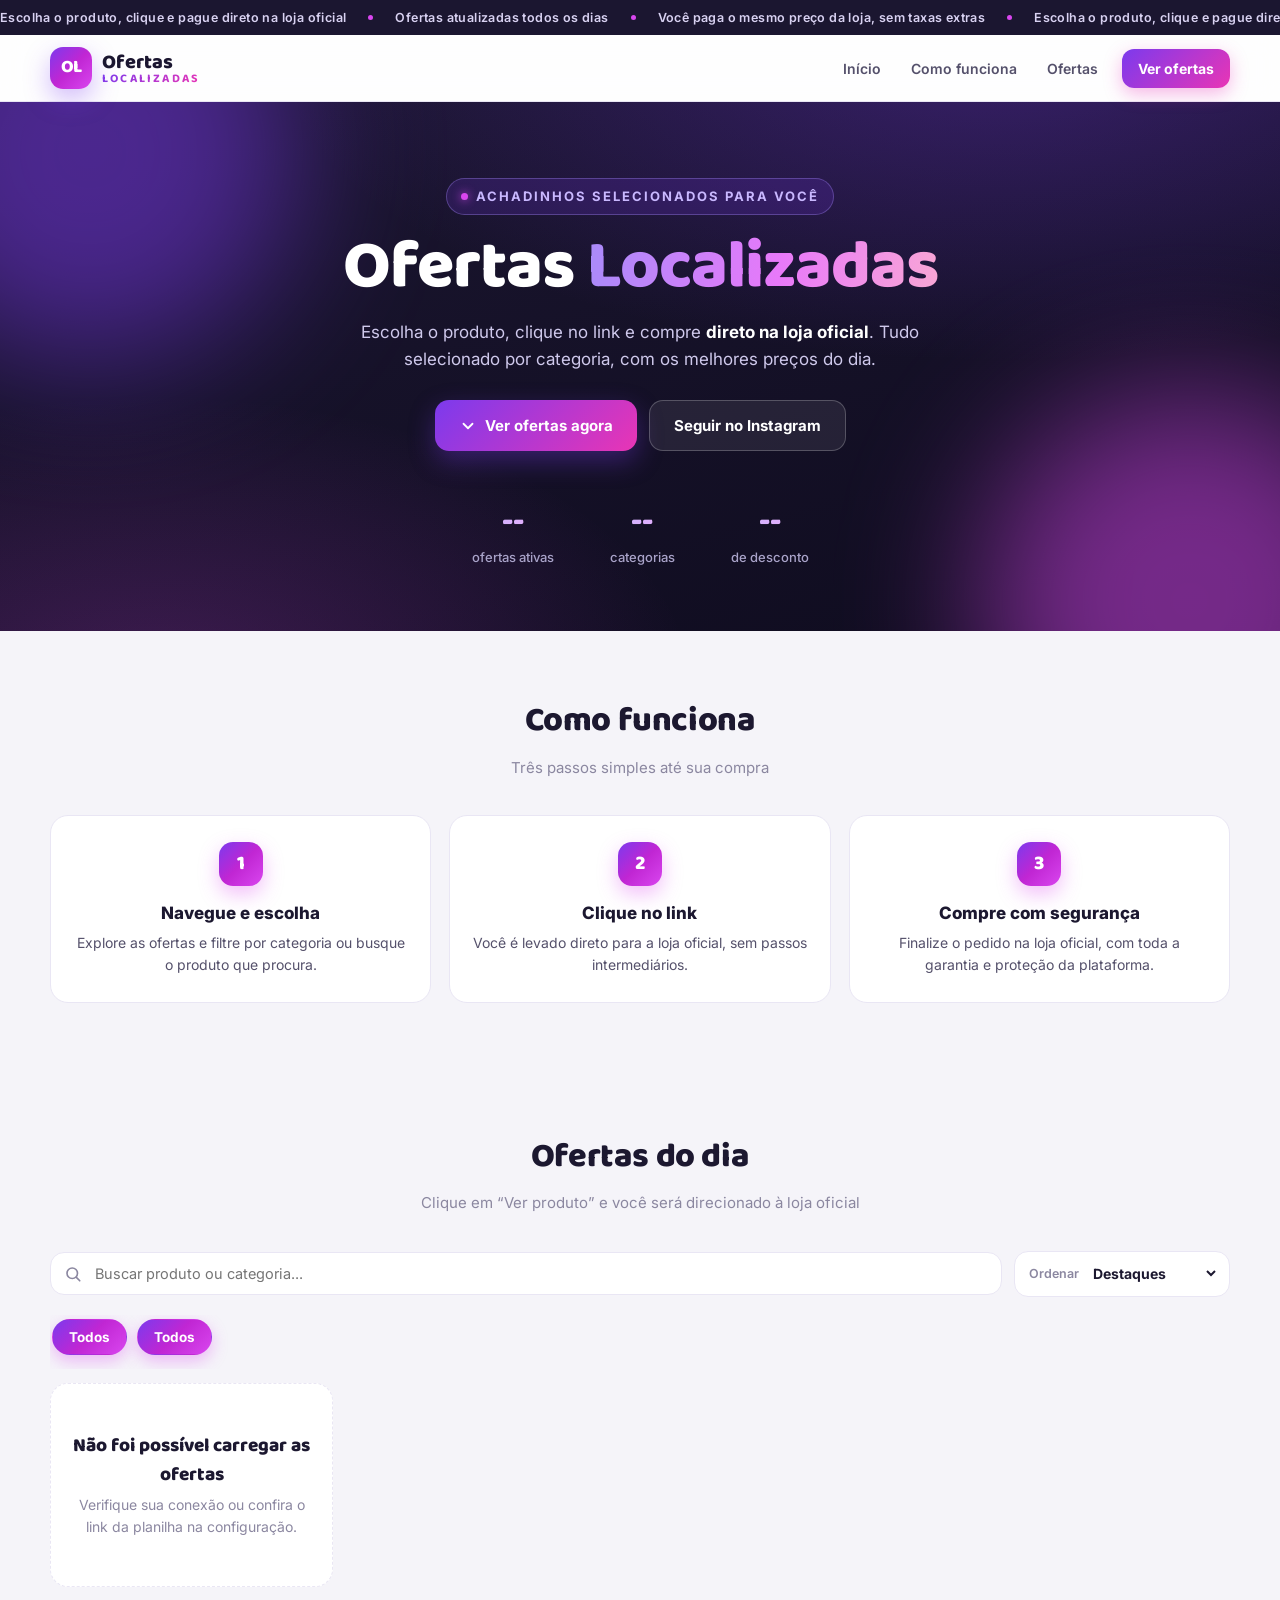
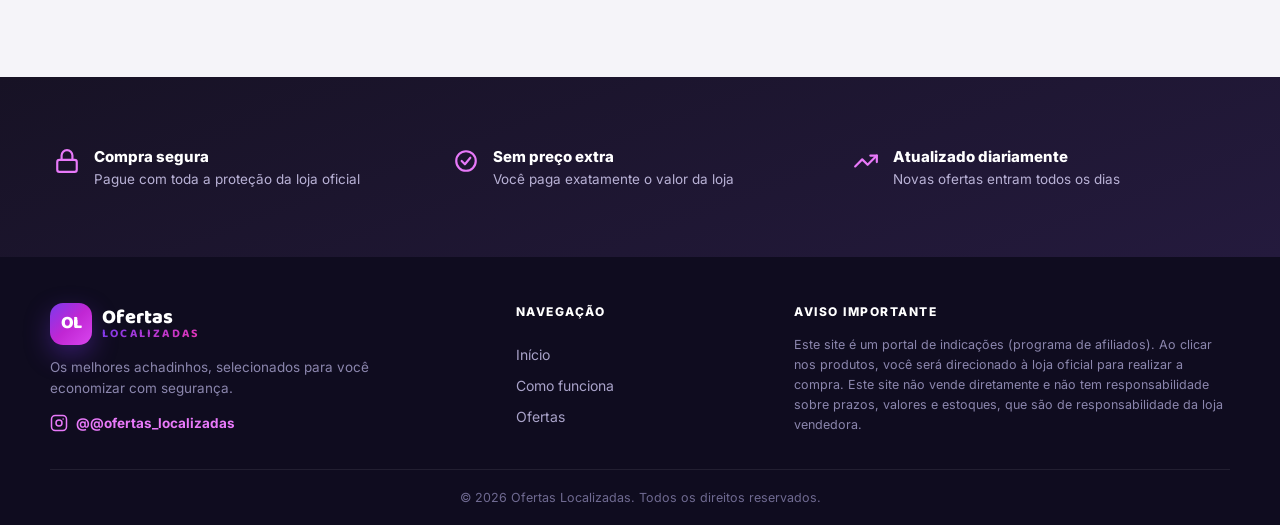
<file: index.html>
<!DOCTYPE html>
<html lang="pt-BR">
<head>
  <meta charset="UTF-8">
  <meta name="viewport" content="width=device-width, initial-scale=1.0, viewport-fit=cover">
  <title>Ofertas Localizadas — Achadinhos Selecionados para Você</title>
  <meta name="description" content="Os melhores achadinhos da Shopee, selecionados diariamente para você economizar. Clique, veja a oferta e compre direto na loja oficial.">
  <meta name="theme-color" content="#1b1630">
  <meta property="og:title" content="Ofertas Localizadas — Achadinhos da Shopee">
  <meta property="og:description" content="Escolha, clique e compre na loja oficial. Ofertas selecionadas todos os dias.">
  <meta property="og:type" content="website">

  <link rel="icon" href="data:image/svg+xml,%3Csvg xmlns='http://www.w3.org/2000/svg' viewBox='0 0 64 64'%3E%3Cdefs%3E%3ClinearGradient id='g' x1='0' y1='0' x2='1' y2='1'%3E%3Cstop offset='0' stop-color='%237c3aed'/%3E%3Cstop offset='1' stop-color='%23d946ef'/%3E%3C/linearGradient%3E%3C/defs%3E%3Crect width='64' height='64' rx='16' fill='url(%23g)'/%3E%3Ctext x='32' y='42' font-family='Arial' font-size='28' font-weight='bold' fill='white' text-anchor='middle'%3EOL%3C/text%3E%3C/svg%3E">

  <link rel="preconnect" href="https://fonts.googleapis.com">
  <link rel="preconnect" href="https://fonts.gstatic.com" crossorigin>
  <link href="https://fonts.googleapis.com/css2?family=Baloo+2:wght@600;700;800&family=Inter:wght@400;500;600;700;800&display=swap" rel="stylesheet">

  <link rel="stylesheet" href="css/style.css">
</head>
<body>

  <noscript>
    <div style="padding:20px;text-align:center;font-family:Arial;background:#fff3cd;color:#7a4f01;">
      Ative o JavaScript para visualizar as ofertas.
    </div>
  </noscript>

  <div class="announce" aria-hidden="true">
    <div class="announce-track">
      <span>Escolha o produto, clique e pague direto na loja oficial</span>
      <span class="dot" aria-hidden="true"></span>
      <span>Ofertas atualizadas todos os dias</span>
      <span class="dot" aria-hidden="true"></span>
      <span>Você paga o mesmo preço da loja, sem taxas extras</span>
      <span class="dot" aria-hidden="true"></span>
      <span>Escolha o produto, clique e pague direto na loja oficial</span>
      <span class="dot" aria-hidden="true"></span>
      <span>Ofertas atualizadas todos os dias</span>
      <span class="dot" aria-hidden="true"></span>
      <span>Você paga o mesmo preço da loja, sem taxas extras</span>
      <span class="dot" aria-hidden="true"></span>
    </div>
  </div>

  <div id="demoNotice" class="demo-notice hidden" role="status">
    <strong>Modo demonstração ativo.</strong> Conecte sua planilha para exibir seus produtos. <a href="README.md" target="_blank" rel="noopener">Ver passo a passo</a>
  </div>

  <header id="header" class="header">
    <div class="container header-inner">
      <a class="logo" href="#inicio" aria-label="Ofertas Localizadas — voltar ao topo">
        <span class="logo-mark" aria-hidden="true">OL</span>
        <span class="logo-text">Ofertas<span>Localizadas</span></span>
      </a>
      <nav class="header-nav" aria-label="Navegação principal">
        <a class="header-link" href="#inicio">Início</a>
        <a class="header-link" href="#como-funciona">Como funciona</a>
        <a class="header-link" href="#ofertas" data-scroll-target>Ofertas</a>
        <a class="header-cta" href="#ofertas" data-scroll-target>Ver ofertas</a>
      </nav>
    </div>
  </header>

  <main id="inicio">

    <section class="hero">
      <div class="hero-glow hero-glow-a" aria-hidden="true"></div>
      <div class="hero-glow hero-glow-b" aria-hidden="true"></div>
      <div class="container hero-inner">
        <p class="hero-eyebrow">Achadinhos selecionados para você</p>
        <h1 class="hero-title">Ofertas <span class="grad-text">Localizadas</span></h1>
        <p class="hero-sub">Escolha o produto, clique no link e compre <strong>direto na loja oficial</strong>. Tudo selecionado por categoria, com os melhores preços do dia.</p>
        <div class="hero-actions">
          <a href="#ofertas" data-scroll-target class="btn btn-primary">
            <svg viewBox="0 0 24 24" width="18" height="18" fill="none" stroke="currentColor" stroke-width="2.4" stroke-linecap="round" stroke-linejoin="round" aria-hidden="true"><polyline points="6 9 12 15 18 9"/></svg>
            Ver ofertas agora
          </a>
          <a id="instaHero" href="#" target="_blank" rel="noopener" class="btn btn-ghost">Seguir no Instagram</a>
        </div>

        <div id="heroStats" class="hero-stats">
          <div class="stat">
            <strong id="statProducts">--</strong>
            <span>ofertas ativas</span>
          </div>
          <div class="stat">
            <strong id="statCategories">--</strong>
            <span>categorias</span>
          </div>
          <div class="stat">
            <strong id="statOff">--</strong>
            <span>de desconto</span>
          </div>
        </div>
      </div>
    </section>

    <section id="como-funciona" class="how body-section">
      <div class="container">
        <h2 class="section-title">Como funciona</h2>
        <p class="section-sub">Três passos simples até sua compra</p>
        <div class="how-grid">
          <div class="how-card">
            <span class="step-num">1</span>
            <h3>Navegue e escolha</h3>
            <p>Explore as ofertas e filtre por categoria ou busque o produto que procura.</p>
          </div>
          <div class="how-card">
            <span class="step-num">2</span>
            <h3>Clique no link</h3>
            <p>Você é levado direto para a loja oficial, sem passos intermediários.</p>
          </div>
          <div class="how-card">
            <span class="step-num">3</span>
            <h3>Compre com segurança</h3>
            <p>Finalize o pedido na loja oficial, com toda a garantia e proteção da plataforma.</p>
          </div>
        </div>
      </div>
    </section>

    <section id="ofertas" class="products body-section">
      <div class="container">
        <h2 class="section-title">Ofertas do dia</h2>
        <p class="section-sub">Clique em “Ver produto” e você será direcionado à loja oficial</p>

        <div class="controls">
          <div class="search-wrap">
            <svg viewBox="0 0 24 24" width="18" height="18" fill="none" stroke="currentColor" stroke-width="2.2" stroke-linecap="round" aria-hidden="true"><circle cx="11" cy="11" r="7"/><line x1="21" y1="21" x2="16.5" y2="16.5"/></svg>
            <input id="searchInput" type="search" placeholder="Buscar produto ou categoria..." autocomplete="off" aria-label="Buscar produtos">
          </div>
          <label class="sort-wrap">
            <span class="sort-label">Ordenar</span>
            <select id="sortSelect" aria-label="Ordenar produtos">
              <option value="destaque">Destaques</option>
              <option value="desconto">Maior desconto</option>
              <option value="menor">Menor preço</option>
              <option value="maior">Maior preço</option>
              <option value="vendas">Mais vendidos</option>
            </select>
          </label>
        </div>

        <div id="categoryNav" class="chips" role="tablist" aria-label="Filtrar por categoria">
          <button type="button" class="chip active" data-category="todos" role="tab" aria-selected="true">Todos</button>
        </div>

        <p id="resultCount" class="result-count" aria-live="polite"></p>

        <div id="productGrid" class="grid" aria-live="polite"></div>

        <div id="emptyState" class="empty-state hidden">
          <p class="empty-title">Nenhum produto encontrado</p>
          <p>Tente outra busca ou selecione outra categoria.</p>
        </div>

        <div class="load-more-wrap">
          <button id="showMore" type="button" class="btn btn-outline hidden">Ver mais produtos</button>
        </div>
      </div>
    </section>

    <section class="trust body-section">
      <div class="container trust-grid">
        <div class="trust-item">
          <svg viewBox="0 0 24 24" width="26" height="26" fill="none" stroke="currentColor" stroke-width="2" stroke-linecap="round" stroke-linejoin="round" aria-hidden="true"><rect x="3" y="11" width="18" height="11" rx="2"/><path d="M7 11V7a5 5 0 0 1 10 0v4"/></svg>
          <div><strong>Compra segura</strong><span>Pague com toda a proteção da loja oficial</span></div>
        </div>
        <div class="trust-item">
          <svg viewBox="0 0 24 24" width="26" height="26" fill="none" stroke="currentColor" stroke-width="2" stroke-linecap="round" stroke-linejoin="round" aria-hidden="true"><circle cx="12" cy="12" r="9"/><path d="M8 12l3 3 5-6"/></svg>
          <div><strong>Sem preço extra</strong><span>Você paga exatamente o valor da loja</span></div>
        </div>
        <div class="trust-item">
          <svg viewBox="0 0 24 24" width="26" height="26" fill="none" stroke="currentColor" stroke-width="2" stroke-linecap="round" stroke-linejoin="round" aria-hidden="true"><polyline points="22 7 13.5 15.5 8.5 10.5 2 17"/><polyline points="16 7 22 7 22 13"/></svg>
          <div><strong>Atualizado diariamente</strong><span>Novas ofertas entram todos os dias</span></div>
        </div>
      </div>
    </section>

  </main>

  <footer class="footer">
    <div class="container footer-inner">
      <div class="footer-brand">
        <a class="logo" href="#inicio" aria-label="Ofertas Localizadas">
          <span class="logo-mark" aria-hidden="true">OL</span>
          <span class="logo-text">Ofertas<span>Localizadas</span></span>
        </a>
        <p>Os melhores achadinhos, selecionados para você economizar com segurança.</p>
        <a id="instaFooter" href="#" target="_blank" rel="noopener" class="footer-insta">
          <svg viewBox="0 0 24 24" width="18" height="18" fill="none" stroke="currentColor" stroke-width="2" stroke-linecap="round" aria-hidden="true"><rect x="2" y="2" width="20" height="20" rx="5"/><circle cx="12" cy="12" r="4"/><circle cx="17.5" cy="6.5" r="1" fill="currentColor" stroke="none"/></svg>
          @sua_conta
        </a>
      </div>

      <nav class="footer-links" aria-label="Links do rodapé">
        <span class="footer-title">Navegação</span>
        <a href="#inicio">Início</a>
        <a href="#como-funciona">Como funciona</a>
        <a href="#ofertas">Ofertas</a>
      </nav>

      <div class="footer-legal">
        <span class="footer-title">Aviso importante</span>
        <p>Este site é um portal de indicações (programa de afiliados). Ao clicar nos produtos, você será direcionado à loja oficial para realizar a compra. Este site não vende diretamente e não tem responsabilidade sobre prazos, valores e estoques, que são de responsabilidade da loja vendedora.</p>
      </div>
    </div>
    <div class="container footer-bottom">
      <span>&copy; <span id="year"></span> Ofertas Localizadas. Todos os direitos reservados.</span>
    </div>
  </footer>

  <div id="toast" class="toast" role="status" aria-live="polite"></div>

  <script src="js/config.js"></script>
  <script src="js/app.js"></script>
</body>
</html>
</file>
<file: css/style.css>
/* ============================================================
   Ofertas Localizadas — Estilo
   ============================================================ */

:root {
  --bg: #f5f4f9;
  --surface: #ffffff;
  --surface-2: #f9f8fd;
  --text: #1c1830;
  --text-soft: #55516b;
  --muted: #8b87a0;
  --line: #e9e6f4;
  --brand-1: #7c3aed;
  --brand-2: #d946ef;
  --brand-grad: linear-gradient(135deg, #7c3aed 0%, #c026d3 50%, #d946ef 100%);
  --cta-grad: linear-gradient(135deg, #7c3aed 0%, #e935b5 100%);
  --dark-1: #1b1630;
  --dark-2: #0f0c1f;
  --discount: #e11d48;
  --success: #10b981;
  --star: #f59e0b;
  --radius: 18px;
  --radius-sm: 12px;
  --shadow-sm: 0 2px 8px rgba(28, 24, 48, 0.06);
  --shadow-md: 0 10px 30px rgba(28, 24, 48, 0.1);
  --shadow-brand: 0 10px 26px rgba(124, 58, 237, 0.35);
  --font-head: "Baloo 2", "Inter", system-ui, sans-serif;
  --font-body: "Inter", system-ui, -apple-system, "Segoe UI", sans-serif;
}

* { box-sizing: border-box; margin: 0; padding: 0; }

html { scroll-behavior: smooth; }

body {
  font-family: var(--font-body);
  background: var(--bg);
  color: var(--text);
  line-height: 1.55;
  -webkit-font-smoothing: antialiased;
  overflow-x: hidden;
}

img { display: block; max-width: 100%; }
a { color: inherit; }
button { font-family: inherit; }

#inicio { scroll-margin-top: 84px; }
.body-section { scroll-margin-top: 60px; }

.container { width: min(1180px, 100% - 32px); margin-inline: auto; }

.hidden { display: none !important; }

.grad-text {
  background: linear-gradient(100deg, #a78bfa 0%, #e879f9 55%, #f9a8d4 100%);
  -webkit-background-clip: text;
  background-clip: text;
  -webkit-text-fill-color: transparent;
  color: transparent;
}

/* ---------------- Barra de anúncio ---------------- */

.announce {
  background: var(--dark-1);
  color: #d9d2f2;
  font-size: 12.5px;
  font-weight: 600;
  letter-spacing: 0.4px;
  overflow: hidden;
  position: relative;
  z-index: 60;
  padding: 8px 0;
}

.announce-track {
  display: inline-flex;
  align-items: center;
  gap: 22px;
  white-space: nowrap;
  animation: marquee 26s linear infinite;
  will-change: transform;
}

.announce-track .dot {
  width: 5px;
  height: 5px;
  border-radius: 50%;
  background: var(--brand-2);
  flex-shrink: 0;
}

@keyframes marquee {
  from { transform: translateX(0); }
  to   { transform: translateX(-50%); }
}

/* ---------------- Aviso de demonstração ---------------- */

.demo-notice {
  position: relative;
  z-index: 55;
  padding: 9px 16px;
  text-align: center;
  font-size: 13px;
  background: #2a2140;
  color: #e6e0ff;
}

.demo-notice a {
  color: #f0abfc;
  font-weight: 700;
  text-decoration: underline;
  text-underline-offset: 2px;
}

/* ---------------- Header ---------------- */

.header {
  position: sticky;
  top: 0;
  z-index: 50;
  background: rgba(255, 255, 255, 0.85);
  -webkit-backdrop-filter: blur(14px);
  backdrop-filter: blur(14px);
  border-bottom: 1px solid var(--line);
  transition: box-shadow 0.25s ease;
}

.header.scrolled { box-shadow: var(--shadow-sm); }

.header-inner {
  display: flex;
  align-items: center;
  justify-content: space-between;
  gap: 16px;
  padding: 12px 0;
}

.logo { display: inline-flex; align-items: center; gap: 10px; text-decoration: none; }

.logo-mark {
  width: 42px;
  height: 42px;
  border-radius: 13px;
  background: var(--brand-grad);
  color: #fff;
  font-family: var(--font-head);
  font-weight: 800;
  font-size: 18px;
  display: grid;
  place-items: center;
  box-shadow: var(--shadow-brand);
  letter-spacing: -0.5px;
}

.logo-text {
  font-family: var(--font-head);
  font-weight: 800;
  font-size: 20px;
  line-height: 1.05;
  display: flex;
  flex-direction: column;
  color: var(--dark-1);
}

.logo-text span {
  font-size: 12px;
  font-weight: 700;
  letter-spacing: 2.2px;
  text-transform: uppercase;
  background: var(--cta-grad);
  -webkit-background-clip: text;
  background-clip: text;
  -webkit-text-fill-color: transparent;
  color: transparent;
}

.header-nav {
  display: flex;
  align-items: center;
  gap: 6px;
}

.header-link {
  text-decoration: none;
  font-size: 14px;
  font-weight: 600;
  color: var(--text-soft);
  padding: 8px 12px;
  border-radius: 10px;
  transition: color 0.2s, background 0.2s;
}

.header-link:hover { color: var(--brand-1); background: var(--surface-2); }

.header-cta {
  margin-left: 6px;
  text-decoration: none;
  font-size: 14px;
  font-weight: 700;
  color: #fff;
  background: var(--cta-grad);
  padding: 9px 16px;
  border-radius: 12px;
  box-shadow: 0 6px 18px rgba(233, 53, 181, 0.35);
  transition: transform 0.2s, box-shadow 0.2s;
}

.header-cta:hover { transform: translateY(-1px); box-shadow: 0 9px 22px rgba(233, 53, 181, 0.45); }

/* ---------------- Hero ---------------- */

.hero {
  position: relative;
  background: radial-gradient(1200px 520px at 78% -10%, rgba(124, 58, 237, 0.32), transparent 60%),
              radial-gradient(900px 480px at 12% 110%, rgba(217, 70, 239, 0.22), transparent 60%),
              linear-gradient(165deg, var(--dark-1) 0%, var(--dark-2) 100%);
  color: #fff;
  padding: 76px 0 64px;
  text-align: center;
  overflow: hidden;
}

.hero-glow {
  position: absolute;
  border-radius: 50%;
  filter: blur(70px);
  opacity: 0.5;
  pointer-events: none;
}

.hero-glow-a { width: 420px; height: 420px; background: #7c3aed; top: -160px; left: -120px; }
.hero-glow-b { width: 420px; height: 420px; background: #d946ef; bottom: -180px; right: -120px; }

.hero-inner { position: relative; z-index: 1; }

.hero-eyebrow {
  display: inline-flex;
  align-items: center;
  gap: 8px;
  font-size: 13px;
  font-weight: 700;
  letter-spacing: 2px;
  text-transform: uppercase;
  color: #c9b8ff;
  background: rgba(124, 58, 237, 0.18);
  border: 1px solid rgba(167, 139, 250, 0.35);
  padding: 7px 14px;
  border-radius: 999px;
  margin-bottom: 18px;
}

.hero-eyebrow::before { content: ""; width: 7px; height: 7px; border-radius: 50%; background: var(--brand-2); box-shadow: 0 0 10px var(--brand-2); }

.hero-title {
  font-family: var(--font-head);
  font-size: clamp(40px, 7vw, 68px);
  font-weight: 800;
  line-height: 1.04;
  letter-spacing: -1px;
  margin-bottom: 16px;
}

.hero-sub {
  max-width: 640px;
  margin: 0 auto 28px;
  font-size: clamp(15px, 2vw, 17px);
  color: #cfc9ec;
}

.hero-sub strong { color: #fff; }

.hero-actions {
  display: flex;
  justify-content: center;
  gap: 12px;
  flex-wrap: wrap;
}

.btn {
  display: inline-flex;
  align-items: center;
  justify-content: center;
  gap: 8px;
  text-decoration: none;
  font-weight: 700;
  font-size: 15px;
  padding: 13px 24px;
  border-radius: 14px;
  border: none;
  cursor: pointer;
  transition: transform 0.2s, box-shadow 0.2s, background 0.2s, color 0.2s;
}

.btn:active { transform: translateY(1px) scale(0.99); }

.btn-primary {
  background: var(--cta-grad);
  color: #fff;
  box-shadow: var(--shadow-brand);
}

.btn-primary:hover { transform: translateY(-2px); box-shadow: 0 14px 32px rgba(233, 53, 181, 0.5); }

.btn-ghost {
  background: rgba(255, 255, 255, 0.08);
  color: #fff;
  border: 1px solid rgba(255, 255, 255, 0.22);
}

.btn-ghost:hover { background: rgba(255, 255, 255, 0.16); }

.btn-outline {
  background: transparent;
  color: var(--brand-1);
  border: 2px solid #d4c5f7;
  padding: 11px 22px;
}

.btn-outline:hover { background: rgba(124, 58, 237, 0.06); border-color: var(--brand-1); }

.hero-stats {
  display: flex;
  justify-content: center;
  gap: clamp(18px, 5vw, 56px);
  margin-top: 46px;
}

.stat { display: flex; flex-direction: column; }

.stat strong {
  font-family: var(--font-head);
  font-size: clamp(24px, 4vw, 32px);
  font-weight: 800;
  background: linear-gradient(110deg, #c4b5fd, #f0abfc);
  -webkit-background-clip: text;
  background-clip: text;
  -webkit-text-fill-color: transparent;
  color: transparent;
}

.stat span { font-size: 13px; color: #a9a3c9; font-weight: 500; }

/* ---------------- Seções ---------------- */

.body-section { padding: 64px 0; }

.section-title {
  font-family: var(--font-head);
  font-size: clamp(26px, 4vw, 34px);
  font-weight: 800;
  text-align: center;
  letter-spacing: -0.4px;
  margin-bottom: 8px;
}

.section-sub {
  text-align: center;
  color: var(--muted);
  font-size: 15px;
  margin-bottom: 36px;
}

/* ---------------- Como funciona ---------------- */

.how-grid {
  display: grid;
  grid-template-columns: repeat(3, 1fr);
  gap: 18px;
}

.how-card {
  background: var(--surface);
  border: 1px solid var(--line);
  border-radius: var(--radius);
  padding: 26px 22px;
  text-align: center;
  position: relative;
  transition: transform 0.25s, box-shadow 0.25s;
}

.how-card:hover { transform: translateY(-4px); box-shadow: var(--shadow-md); }

.step-num {
  width: 44px;
  height: 44px;
  border-radius: 14px;
  background: var(--brand-grad);
  color: #fff;
  font-family: var(--font-head);
  font-weight: 800;
  font-size: 20px;
  display: grid;
  place-items: center;
  margin: 0 auto 14px;
  box-shadow: 0 8px 20px rgba(217, 70, 239, 0.35);
}

.how-card h3 { font-size: 17px; font-weight: 800; margin-bottom: 6px; }
.how-card p { font-size: 14px; color: var(--text-soft); }

/* ---------------- Controles (busca + ordenação) ---------------- */

.controls {
  display: flex;
  align-items: center;
  gap: 12px;
  margin-bottom: 18px;
}

.search-wrap {
  position: relative;
  flex: 1;
  display: flex;
  align-items: center;
}

.search-wrap svg { position: absolute; left: 14px; color: var(--muted); pointer-events: none; }

.search-wrap input {
  width: 100%;
  padding: 12px 16px 12px 44px;
  border-radius: 14px;
  border: 1.5px solid var(--line);
  background: var(--surface);
  font-size: 14.5px;
  font-family: inherit;
  color: var(--text);
  outline: none;
  transition: border-color 0.2s, box-shadow 0.2s;
}

.search-wrap input:focus { border-color: var(--brand-1); box-shadow: 0 0 0 4px rgba(124, 58, 237, 0.14); }

.sort-wrap {
  display: flex;
  align-items: center;
  gap: 8px;
  background: var(--surface);
  border: 1.5px solid var(--line);
  border-radius: 14px;
  padding: 0 10px 0 14px;
  height: 46px;
  flex-shrink: 0;
}

.sort-label { font-size: 12.5px; font-weight: 600; color: var(--muted); }

.sort-wrap select {
  border: none;
  background: transparent;
  font-family: inherit;
  font-size: 14px;
  font-weight: 700;
  color: var(--text);
  outline: none;
  cursor: pointer;
  padding: 4px 2px;
}

/* ---------------- Chips de categoria ---------------- */

.chips {
  display: flex;
  gap: 10px;
  overflow-x: auto;
  padding: 4px 2px 14px;
  scrollbar-width: none;
  margin-bottom: 4px;
}

.chips::-webkit-scrollbar { display: none; }

.chip {
  flex-shrink: 0;
  background: var(--surface);
  border: 1.5px solid var(--line);
  color: var(--text-soft);
  font-size: 13.5px;
  font-weight: 700;
  padding: 9px 16px;
  border-radius: 999px;
  cursor: pointer;
  transition: background 0.2s, color 0.2s, border-color 0.2s, transform 0.15s;
}

.chip:hover { border-color: var(--brand-1); color: var(--brand-1); }

.chip.active {
  background: var(--brand-grad);
  border-color: transparent;
  color: #fff;
  box-shadow: 0 6px 16px rgba(217, 70, 239, 0.35);
}

.result-count { font-size: 13.5px; color: var(--muted); margin-bottom: 14px; font-weight: 500; }

.result-count strong { color: var(--text); }

/* ---------------- Grid de produtos ---------------- */

.grid {
  display: grid;
  grid-template-columns: repeat(auto-fill, minmax(180px, 1fr));
  gap: 16px;
}

.card {
  background: var(--surface);
  border: 1px solid var(--line);
  border-radius: var(--radius);
  overflow: hidden;
  display: flex;
  flex-direction: column;
  opacity: 0;
  transform: translateY(14px);
  transition: opacity 0.5s ease, transform 0.5s ease, box-shadow 0.25s;
}

.card.visible { opacity: 1; transform: translateY(0); }

.card:hover { box-shadow: var(--shadow-md); transform: translateY(-3px); }

.card.visible:hover { transform: translateY(-3px); }

.media {
  position: relative;
  aspect-ratio: 1 / 1;
  background: linear-gradient(135deg, #f1eefb 0%, #fbe9f4 100%);
  overflow: hidden;
}

.media img {
  width: 100%;
  height: 100%;
  object-fit: cover;
  transition: transform 0.4s ease;
}

.card:hover .media img { transform: scale(1.05); }

.media-placeholder {
  width: 100%;
  height: 100%;
  display: grid;
  place-items: center;
  background: linear-gradient(135deg, #7c3aed 0%, #d946ef 100%);
  color: #fff;
  font-family: var(--font-head);
  font-weight: 800;
  font-size: 20px;
  letter-spacing: -0.5px;
}

.badge {
  position: absolute;
  top: 10px;
  left: 10px;
  background: var(--dark-1);
  color: #fff;
  font-size: 11.5px;
  font-weight: 800;
  padding: 5px 10px;
  border-radius: 9px;
  letter-spacing: 0.3px;
  z-index: 2;
  box-shadow: 0 4px 12px rgba(15, 12, 31, 0.35);
}

.off {
  position: absolute;
  top: 10px;
  right: 10px;
  background: var(--discount);
  color: #fff;
  font-size: 12px;
  font-weight: 800;
  padding: 5px 10px;
  border-radius: 9px;
  z-index: 2;
  box-shadow: 0 4px 12px rgba(225, 29, 72, 0.4);
}

.card-body {
  display: flex;
  flex-direction: column;
  flex: 1;
  padding: 13px 13px 14px;
}

.card-title {
  font-size: 14px;
  font-weight: 600;
  color: var(--text);
  line-height: 1.35;
  display: -webkit-box;
  -webkit-line-clamp: 2;
  -webkit-box-orient: vertical;
  overflow: hidden;
  min-height: 38px;
  margin-bottom: 7px;
}

.rating-row {
  display: flex;
  align-items: center;
  gap: 5px;
  font-size: 12px;
  color: var(--muted);
  margin-bottom: 10px;
}

.rating-row .star { color: var(--star); }
.rating-row strong { color: var(--text); font-weight: 700; }
.rating-row .sep { opacity: 0.5; }

.price-block { margin-top: auto; margin-bottom: 11px; }

.price-old {
  display: block;
  font-size: 12.5px;
  color: var(--muted);
  text-decoration: line-through;
  font-weight: 500;
}

.price-now {
  display: flex;
  align-items: baseline;
  gap: 8px;
  margin-top: 1px;
}

.price-now strong {
  font-family: var(--font-head);
  font-size: 21px;
  font-weight: 800;
  letter-spacing: -0.3px;
  background: var(--cta-grad);
  -webkit-background-clip: text;
  background-clip: text;
  -webkit-text-fill-color: transparent;
  color: transparent;
}

.saving {
  font-size: 11px;
  font-weight: 700;
  color: var(--success);
  background: rgba(16, 185, 129, 0.12);
  padding: 3px 7px;
  border-radius: 7px;
}

.btn-offer {
  width: 100%;
  display: inline-flex;
  align-items: center;
  justify-content: center;
  gap: 7px;
  background: var(--cta-grad);
  color: #fff;
  font-weight: 800;
  font-size: 13.5px;
  letter-spacing: 0.4px;
  padding: 12px 10px;
  border: none;
  border-radius: 12px;
  cursor: pointer;
  transition: transform 0.2s, box-shadow 0.2s;
}

.btn-offer:hover {
  transform: translateY(-2px);
  box-shadow: 0 10px 22px rgba(233, 53, 181, 0.4);
}

.btn-offer svg { transition: transform 0.2s; }
.btn-offer:hover svg { transform: translateX(3px); }

.card-note {
  margin-top: 8px;
  text-align: center;
  font-size: 10.5px;
  color: var(--muted);
  font-weight: 500;
}

/* ---------------- Estado vazio ---------------- */

.card.skeleton { pointer-events: none; }
.card.skeleton .media { background: linear-gradient(100deg, #eee9fb 40%, #f8f5ff 50%, #eee9fb 60%); background-size: 200% 100%; animation: sk 1.3s infinite; }
.sk { border-radius: 8px; background: linear-gradient(100deg, #eae5f7 40%, #f6f3fc 50%, #eae5f7 60%); background-size: 200% 100%; animation: sk 1.3s infinite; }
.sk-t { height: 26px; margin-bottom: 12px; }
.sk-p { height: 20px; width: 60%; }

@keyframes sk { from { background-position: 100% 0; } to { background-position: -100% 0; } }

.empty-state {
  text-align: center;
  padding: 48px 16px;
  border: 1.5px dashed var(--line);
  border-radius: var(--radius);
  background: var(--surface);
}

.empty-title { font-family: var(--font-head); font-size: 19px; font-weight: 800; margin-bottom: 4px; }
.empty-state p:last-child { color: var(--muted); font-size: 14px; }

.load-more-wrap { display: flex; justify-content: center; padding-top: 26px; }

/* ---------------- Faixa de confiança ---------------- */

.trust {
  background: linear-gradient(160deg, #171225 0%, #241a3d 100%);
  color: #fff;
}

.trust-grid {
  display: grid;
  grid-template-columns: repeat(3, 1fr);
  gap: 18px;
}

.trust-item {
  display: flex;
  align-items: flex-start;
  gap: 14px;
  padding: 4px;
}

.trust-item svg {
  color: #e879f9;
  flex-shrink: 0;
  margin-top: 3px;
}

.trust-item strong { display: block; font-size: 15px; font-weight: 800; margin-bottom: 2px; }

.trust-item span { display: block; font-size: 13.5px; color: #b9b2d6; line-height: 1.4; }

/* ---------------- Rodapé ---------------- */

.footer { background: var(--dark-2); color: #a9a3c9; }

.footer-inner {
  display: grid;
  grid-template-columns: 1.4fr 0.8fr 1.4fr;
  gap: 30px;
  padding: 46px 0 30px;
}

.footer-brand .logo-text { color: #fff; }

.footer-brand p { font-size: 13.5px; margin: 12px 0 14px; color: #8b86ad; max-width: 340px; }

.footer-insta {
  display: inline-flex;
  align-items: center;
  gap: 8px;
  font-size: 13.5px;
  font-weight: 700;
  color: #e879f9;
  text-decoration: none;
}

.footer-insta:hover { text-decoration: underline; text-underline-offset: 3px; }

.footer-title {
  display: block;
  font-size: 12px;
  font-weight: 800;
  letter-spacing: 1.5px;
  text-transform: uppercase;
  color: #fff;
  margin-bottom: 14px;
}

.footer-links { display: flex; flex-direction: column; gap: 9px; }

.footer-links a { text-decoration: none; font-size: 14px; transition: color 0.2s; }
.footer-links a:hover { color: #fff; }

.footer-legal p { font-size: 12.5px; line-height: 1.6; color: #8b86ad; }

.footer-bottom {
  border-top: 1px solid rgba(255, 255, 255, 0.08);
  padding: 18px 0;
  font-size: 12.5px;
  color: #6f6a91;
  text-align: center;
}

/* ---------------- Toast ---------------- */

.toast {
  position: fixed;
  left: 50%;
  bottom: 24px;
  transform: translate(-50%, 24px);
  background: var(--dark-1);
  color: #fff;
  font-size: 14px;
  font-weight: 600;
  padding: 13px 22px;
  border-radius: 14px;
  box-shadow: 0 14px 34px rgba(15, 12, 31, 0.4);
  border: 1px solid rgba(255, 255, 255, 0.1);
  opacity: 0;
  pointer-events: none;
  transition: opacity 0.3s, transform 0.3s;
  z-index: 200;
  max-width: min(92vw, 440px);
  text-align: center;
}

.toast.show { opacity: 1; transform: translate(-50%, 0); }

/* ---------------- Responsivo ---------------- */

@media (min-width: 860px) {
  .grid { grid-template-columns: repeat(auto-fill, minmax(230px, 1fr)); }
}

@media (max-width: 820px) {
  .how-grid { grid-template-columns: 1fr; }
  .trust-grid { grid-template-columns: 1fr; gap: 16px; }
  .footer-inner { grid-template-columns: 1fr; padding-top: 38px; }
  .header-link { display: none; }
}

@media (max-width: 560px) {
  .hero { padding: 56px 0 48px; }
  .hero-stats { gap: 26px; margin-top: 36px; }
  .controls { flex-direction: column; align-items: stretch; }
  .sort-wrap { justify-content: space-between; }
  .body-section { padding: 48px 0; }
  .grid { gap: 12px; }
  .card-body { padding: 11px 11px 12px; }
  .price-now strong { font-size: 18px; }
  .card-title { min-height: 34px; font-size: 13px; }
}

@media (prefers-reduced-motion: reduce) {
  html { scroll-behavior: auto; }
  .announce-track { animation: none; }
  .card { transition: none; }
  .card.visible, .card.visible:hover { transform: none; }
  * { transition-duration: 0.01ms !important; }
}
</file>
